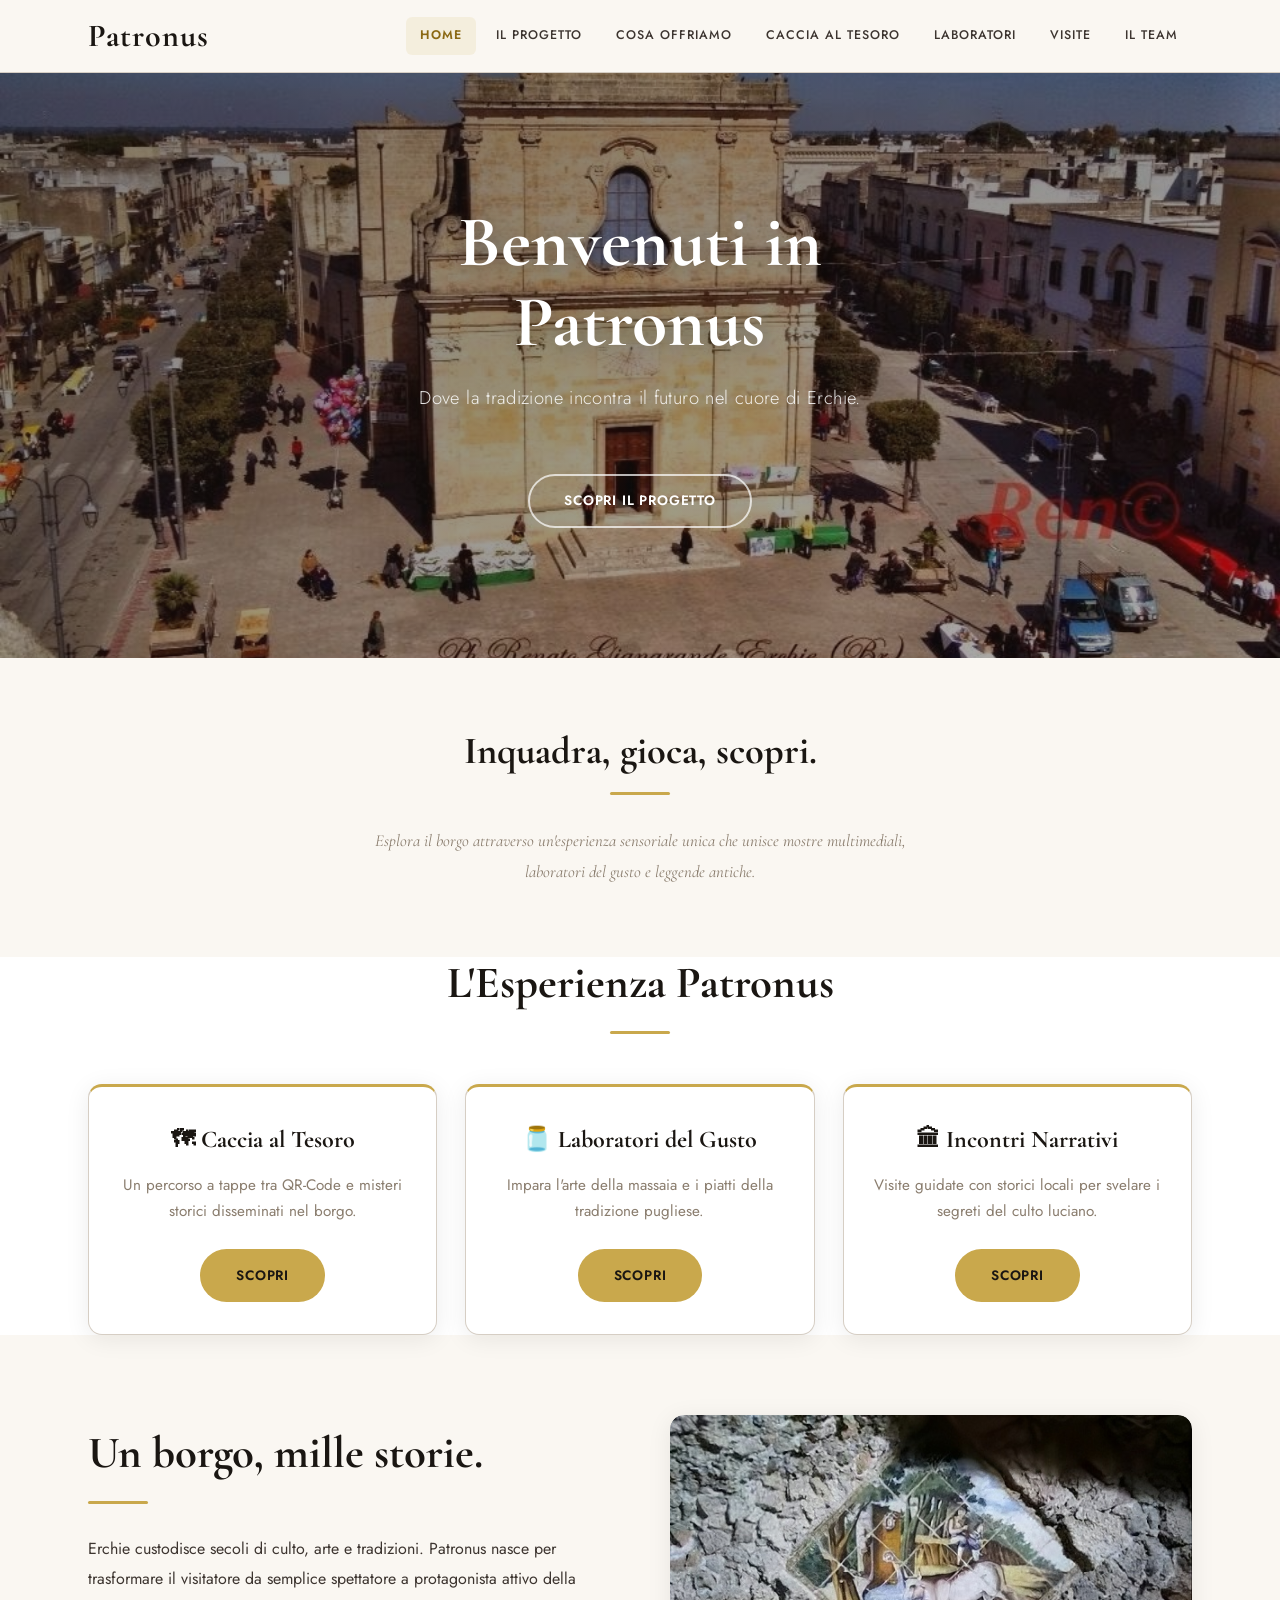
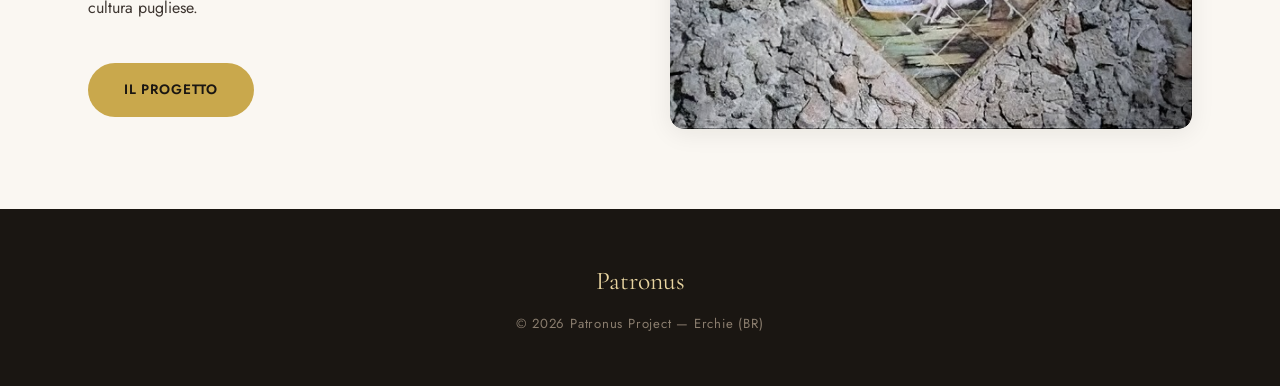
<file: index.html>
<!DOCTYPE html>
<html lang="it">
<head>
    <meta charset="UTF-8">
    <meta name="viewport" content="width=device-width, initial-scale=1.0">
    <title>Patronus | Erchie</title>
    <link rel="stylesheet" href="style.css">
</head>
<body>

    <!-- NAVIGAZIONE -->
    <nav>
        <div class="container navbar-flex">
            <a href="index.html" class="logo-container">
                <span class="logo-text">Patronus</span>
            </a>
            <ul class="nav-links">
                <li><a href="index.html" class="active">Home</a></li>
                <li><a href="progetto.html">Il Progetto</a></li>
                <li><a href="pilastri.html">Cosa Offriamo</a></li>
                <li><a href="caccia.html">Caccia al Tesoro</a></li>
                <li><a href="laboratori.html">Laboratori</a></li>
                <li><a href="visite.html">Visite</a></li>
                <li><a href="team.html">Il Team</a></li>
            </ul>
        </div>
    </nav>

    <!-- HERO -->
    <header class="hero-small" style="background-image: url('piazza.png');">
        <div class="container hero-content">
            <h1>Benvenuti in<br>Patronus</h1>
            <p>Dove la tradizione incontra il futuro nel cuore di Erchie.</p>
            <a href="progetto.html" class="btn btn-outline">Scopri il Progetto</a>
        </div>
    </header>

    <!-- INTRO STRIP -->
    <section class="intro-strip">
        <div class="container">
            <h2>Inquadra, gioca, scopri.</h2>
            <span class="gold-line"></span>
            <p>Esplora il borgo attraverso un'esperienza sensoriale unica che unisce mostre multimediali, laboratori del gusto e leggende antiche.</p>
        </div>
    </section>

    <!-- I TRE PILASTRI - ANTEPRIMA -->
    <section class="container">
        <div class="text-center" style="margin-bottom: 50px;">
            <h2>L'Esperienza Patronus</h2>
            <span class="gold-line"></span>
        </div>
        <div class="grid-3">
            <div class="card pillar-card">
                <h3>🗺 Caccia al Tesoro</h3>
                <p>Un percorso a tappe tra QR-Code e misteri storici disseminati nel borgo.</p>
                <a href="caccia.html" class="btn">Scopri</a>
            </div>
            <div class="card pillar-card">
                <h3>🫙 Laboratori del Gusto</h3>
                <p>Impara l'arte della massaia e i piatti della tradizione pugliese.</p>
                <a href="laboratori.html" class="btn">Scopri</a>
            </div>
            <div class="card pillar-card">
                <h3>🏛 Incontri Narrativi</h3>
                <p>Visite guidate con storici locali per svelare i segreti del culto luciano.</p>
                <a href="visite.html" class="btn">Scopri</a>
            </div>
        </div>
    </section>

    <!-- BANNER IMMAGINE -->
    <section class="section-alt">
        <div class="container">
            <div class="grid-2">
                <div>
                    <h2>Un borgo, mille storie.</h2>
                    <span class="gold-line gold-line-left"></span>
                    <p>Erchie custodisce secoli di culto, arte e tradizioni. Patronus nasce per trasformare il visitatore da semplice spettatore a protagonista attivo della cultura pugliese.</p>
                    <a href="progetto.html" class="btn">Il Progetto</a>
                </div>
                <div class="img-wrapper">
                    <img src="scale_altare.png" alt="Interno della chiesa di Erchie" class="img-fluid">
                </div>
            </div>
        </div>
    </section>

    <!-- FOOTER -->
    <footer>
        <div class="container text-center">
            <span class="logo-text-footer">Patronus</span>
            <p class="copyright">&copy; 2026 Patronus Project — Erchie (BR)</p>
        </div>
    </footer>

</body>
</html>
</file>
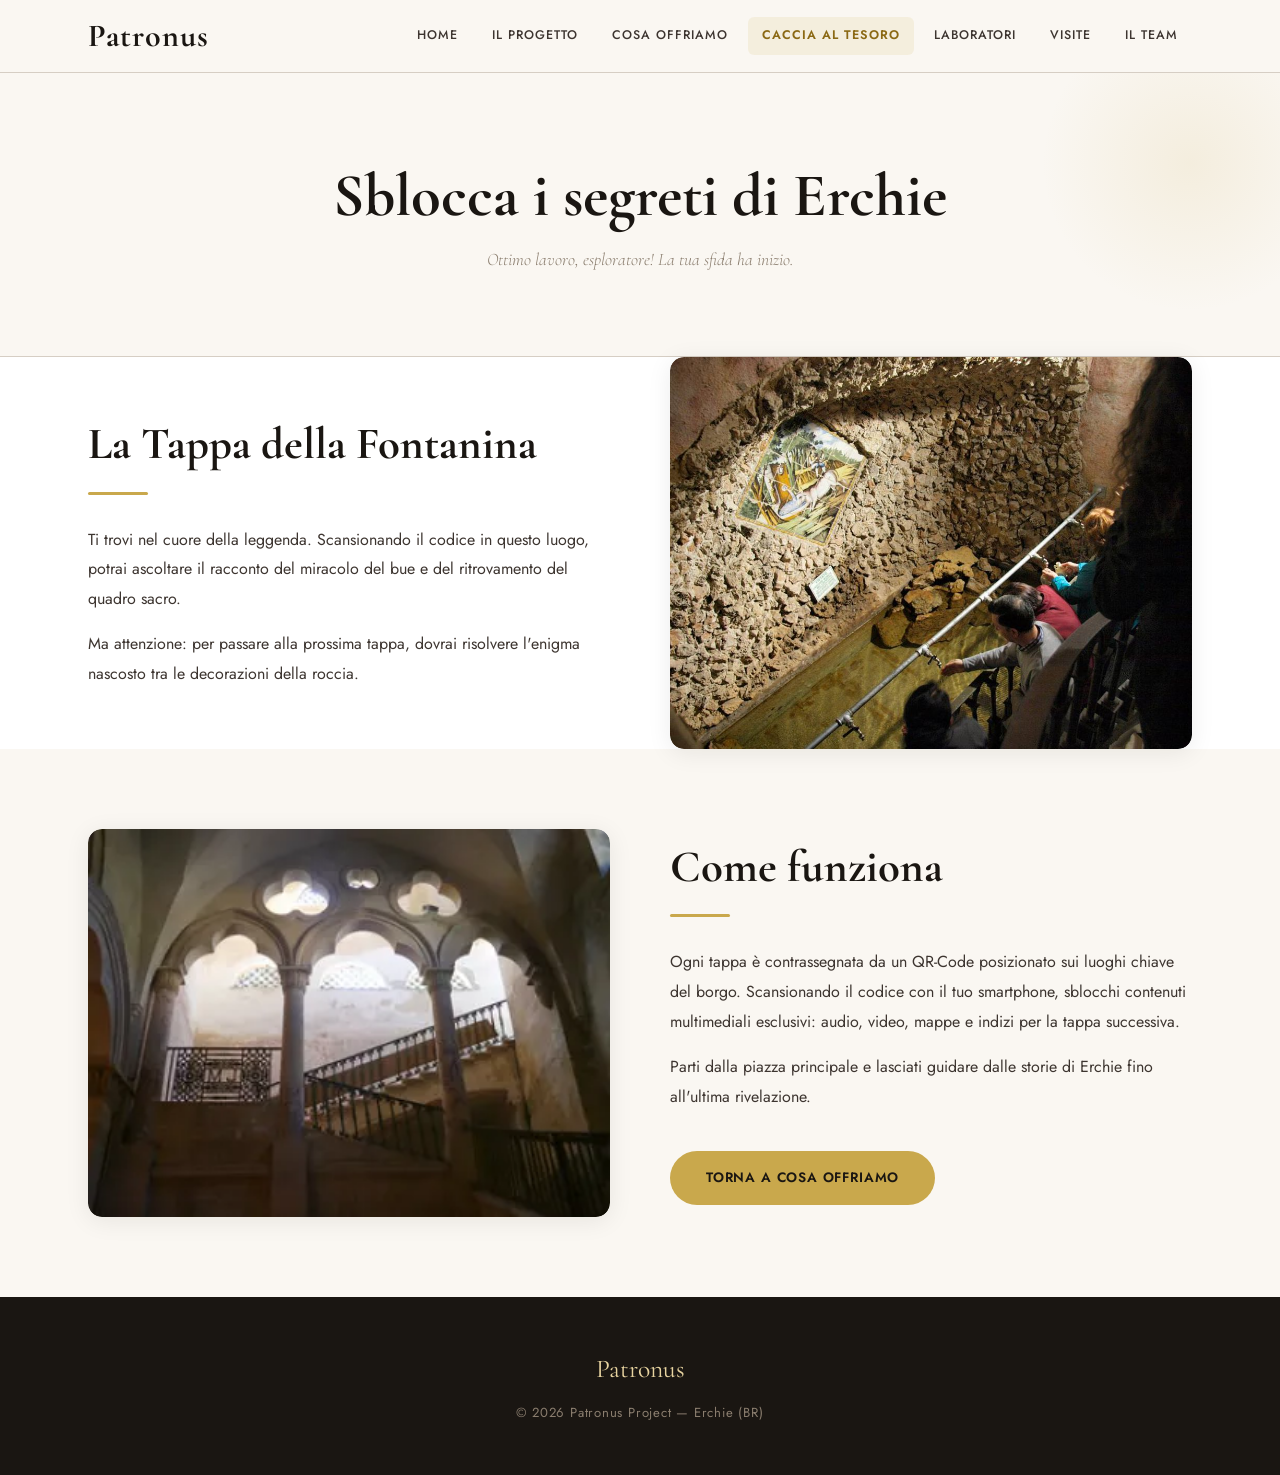
<file: caccia.html>
<!DOCTYPE html>
<html lang="it">
<head>
    <meta charset="UTF-8">
    <meta name="viewport" content="width=device-width, initial-scale=1.0">
    <title>Patronus | Caccia al Tesoro</title>
    <link rel="stylesheet" href="style.css">
</head>
<body>

    <nav>
        <div class="container navbar-flex">
            <a href="index.html" class="logo-container">
                <span class="logo-text">Patronus</span>
            </a>
            <ul class="nav-links">
                <li><a href="index.html">Home</a></li>
                <li><a href="progetto.html">Il Progetto</a></li>
                <li><a href="pilastri.html">Cosa Offriamo</a></li>
                <li><a href="caccia.html" class="active">Caccia al Tesoro</a></li>
                <li><a href="laboratori.html">Laboratori</a></li>
                <li><a href="visite.html">Visite</a></li>
                <li><a href="team.html">Il Team</a></li>
            </ul>
        </div>
    </nav>

    <section class="page-header text-center">
        <div class="container">
            <h1>Sblocca i segreti di Erchie</h1>
            <p>Ottimo lavoro, esploratore! La tua sfida ha inizio.</p>
        </div>
    </section>

    <section class="container">
        <div class="grid-2">
            <div>
                <h2>La Tappa della Fontanina</h2>
                <span class="gold-line gold-line-left"></span>
                <p>Ti trovi nel cuore della leggenda. Scansionando il codice in questo luogo, potrai ascoltare il racconto del miracolo del bue e del ritrovamento del quadro sacro.</p>
                <p>Ma attenzione: per passare alla prossima tappa, dovrai risolvere l'enigma nascosto tra le decorazioni della roccia.</p>
            </div>
            <div class="img-wrapper">
                <img src="maiolica.png" alt="La maiolica della Fontanina miracolosa" class="img-fluid">
            </div>
        </div>
    </section>

    <section class="section-alt">
        <div class="container">
            <div class="grid-2">
                <div class="img-wrapper">
                    <img src="scale_1.png" alt="Le scale storiche di Erchie" class="img-fluid">
                </div>
                <div>
                    <h2>Come funziona</h2>
                    <span class="gold-line gold-line-left"></span>
                    <p>Ogni tappa è contrassegnata da un QR-Code posizionato sui luoghi chiave del borgo. Scansionando il codice con il tuo smartphone, sblocchi contenuti multimediali esclusivi: audio, video, mappe e indizi per la tappa successiva.</p>
                    <p>Parti dalla piazza principale e lasciati guidare dalle storie di Erchie fino all'ultima rivelazione.</p>
                    <a href="pilastri.html" class="btn">Torna a Cosa Offriamo</a>
                </div>
            </div>
        </div>
    </section>

    <footer>
        <div class="container text-center">
            <span class="logo-text-footer">Patronus</span>
            <p class="copyright">&copy; 2026 Patronus Project — Erchie (BR)</p>
        </div>
    </footer>

</body>
</html>
</file>
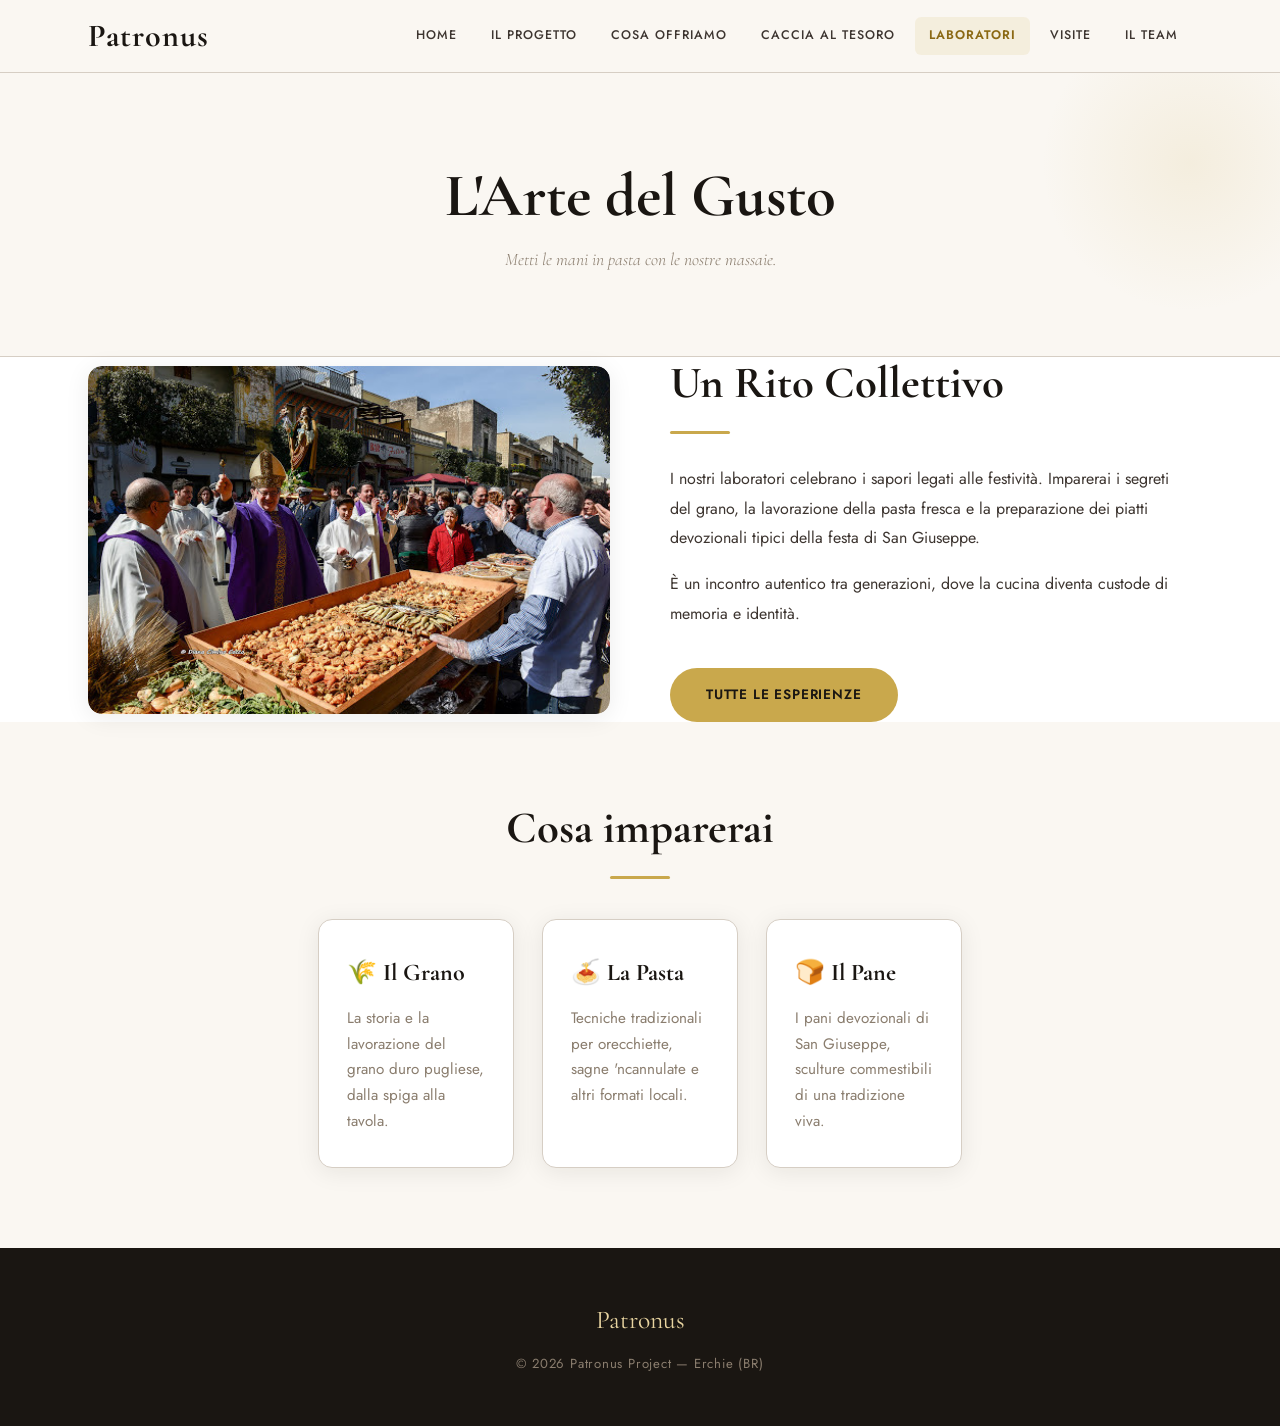
<file: laboratori.html>
<!DOCTYPE html>
<html lang="it">
<head>
    <meta charset="UTF-8">
    <meta name="viewport" content="width=device-width, initial-scale=1.0">
    <title>Patronus | Laboratori del Gusto</title>
    <link rel="stylesheet" href="style.css">
</head>
<body>

    <nav>
        <div class="container navbar-flex">
            <a href="index.html" class="logo-container">
                <span class="logo-text">Patronus</span>
            </a>
            <ul class="nav-links">
                <li><a href="index.html">Home</a></li>
                <li><a href="progetto.html">Il Progetto</a></li>
                <li><a href="pilastri.html">Cosa Offriamo</a></li>
                <li><a href="caccia.html">Caccia al Tesoro</a></li>
                <li><a href="laboratori.html" class="active">Laboratori</a></li>
                <li><a href="visite.html">Visite</a></li>
                <li><a href="team.html">Il Team</a></li>
            </ul>
        </div>
    </nav>

    <section class="page-header text-center">
        <div class="container">
            <h1>L'Arte del Gusto</h1>
            <p>Metti le mani in pasta con le nostre massaie.</p>
        </div>
    </section>

    <section class="container">
        <div class="grid-2">
            <div class="img-wrapper">
                <img src="festa.png" alt="La festa di San Giuseppe a Erchie" class="img-fluid">
            </div>
            <div>
                <h2>Un Rito Collettivo</h2>
                <span class="gold-line gold-line-left"></span>
                <p>I nostri laboratori celebrano i sapori legati alle festività. Imparerai i segreti del grano, la lavorazione della pasta fresca e la preparazione dei piatti devozionali tipici della festa di San Giuseppe.</p>
                <p>È un incontro autentico tra generazioni, dove la cucina diventa custode di memoria e identità.</p>
                <a href="pilastri.html" class="btn">Tutte le esperienze</a>
            </div>
        </div>
    </section>

    <section class="section-alt">
        <div class="container text-center" style="max-width: 700px; margin: 0 auto; padding: 0 28px;">
            <h2>Cosa imparerai</h2>
            <span class="gold-line"></span>
            <div class="grid-3" style="margin-top: 40px; text-align: left;">
                <div class="card">
                    <h3>🌾 Il Grano</h3>
                    <p>La storia e la lavorazione del grano duro pugliese, dalla spiga alla tavola.</p>
                </div>
                <div class="card">
                    <h3>🍝 La Pasta</h3>
                    <p>Tecniche tradizionali per orecchiette, sagne 'ncannulate e altri formati locali.</p>
                </div>
                <div class="card">
                    <h3>🍞 Il Pane</h3>
                    <p>I pani devozionali di San Giuseppe, sculture commestibili di una tradizione viva.</p>
                </div>
            </div>
        </div>
    </section>

    <footer>
        <div class="container text-center">
            <span class="logo-text-footer">Patronus</span>
            <p class="copyright">&copy; 2026 Patronus Project — Erchie (BR)</p>
        </div>
    </footer>

</body>
</html>
</file>
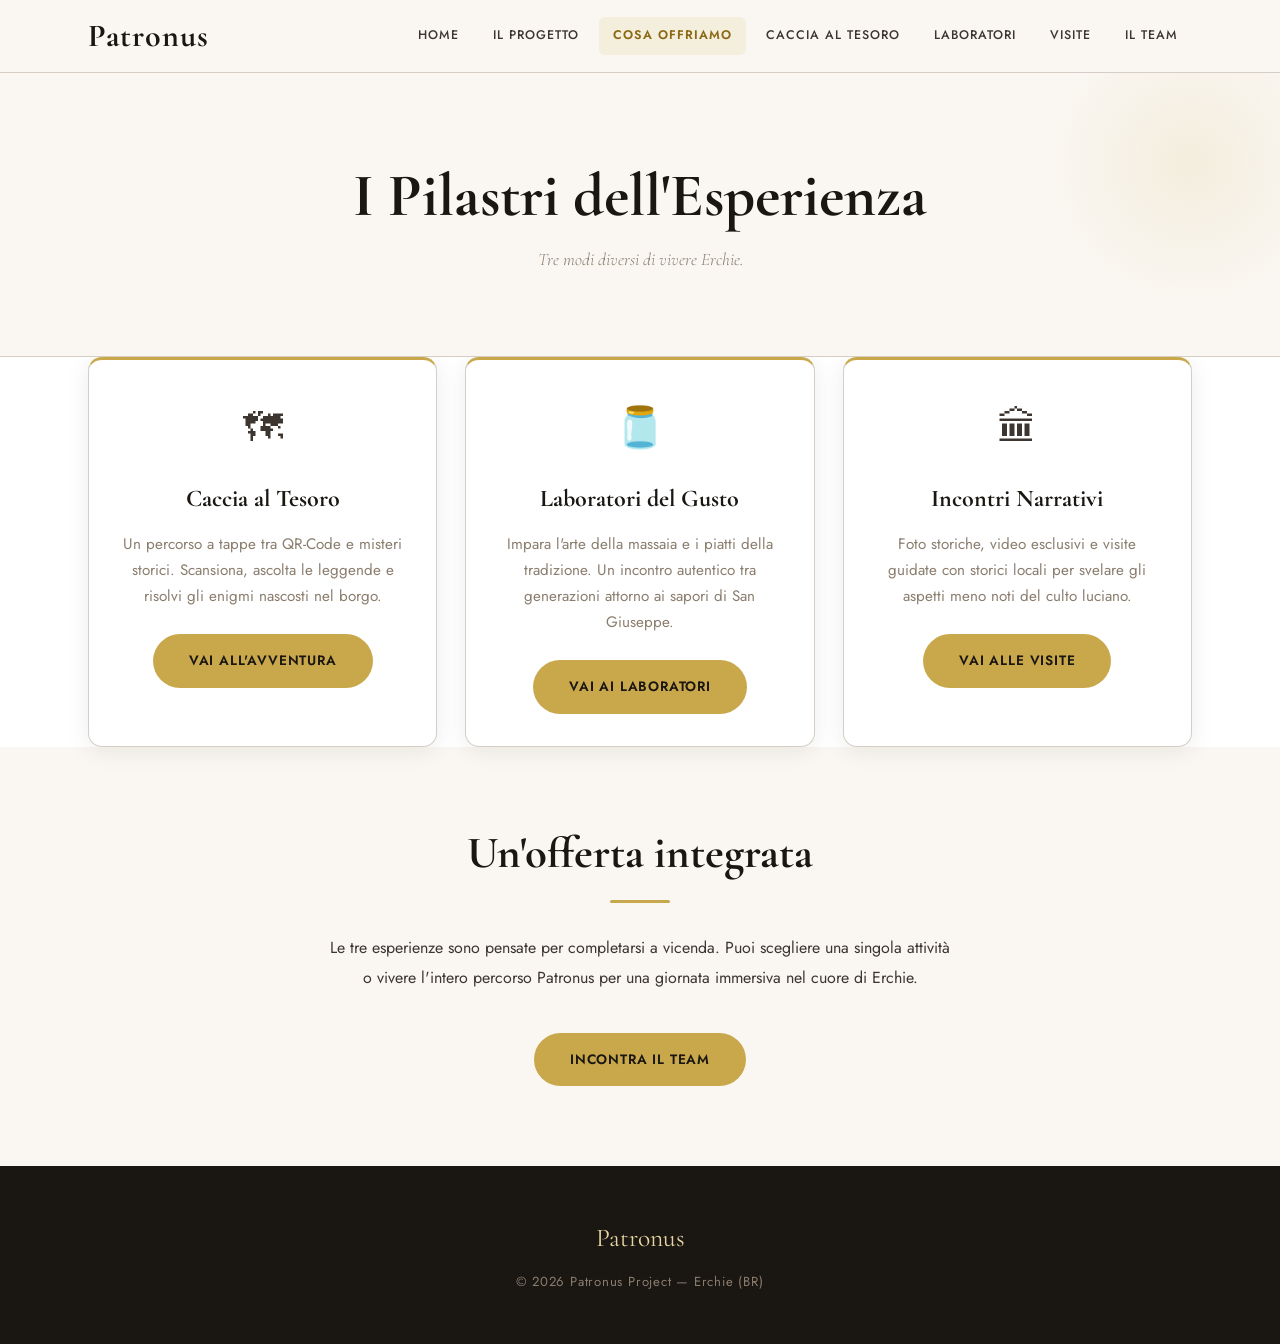
<file: pilastri.html>
<!DOCTYPE html>
<html lang="it">
<head>
    <meta charset="UTF-8">
    <meta name="viewport" content="width=device-width, initial-scale=1.0">
    <title>Patronus | Cosa Offriamo</title>
    <link rel="stylesheet" href="style.css">
</head>
<body>

    <nav>
        <div class="container navbar-flex">
            <a href="index.html" class="logo-container">
                <span class="logo-text">Patronus</span>
            </a>
            <ul class="nav-links">
                <li><a href="index.html">Home</a></li>
                <li><a href="progetto.html">Il Progetto</a></li>
                <li><a href="pilastri.html" class="active">Cosa Offriamo</a></li>
                <li><a href="caccia.html">Caccia al Tesoro</a></li>
                <li><a href="laboratori.html">Laboratori</a></li>
                <li><a href="visite.html">Visite</a></li>
                <li><a href="team.html">Il Team</a></li>
            </ul>
        </div>
    </nav>

    <section class="page-header text-center">
        <div class="container">
            <h1>I Pilastri dell'Esperienza</h1>
            <p>Tre modi diversi di vivere Erchie.</p>
        </div>
    </section>

    <section class="container">
        <div class="grid-3">
            <div class="card pillar-card">
                <div style="font-size:2.5rem; margin-bottom: 16px;">🗺</div>
                <h3>Caccia al Tesoro</h3>
                <p>Un percorso a tappe tra QR-Code e misteri storici. Scansiona, ascolta le leggende e risolvi gli enigmi nascosti nel borgo.</p>
                <a href="caccia.html" class="btn">Vai all'avventura</a>
            </div>
            <div class="card pillar-card">
                <div style="font-size:2.5rem; margin-bottom: 16px;">🫙</div>
                <h3>Laboratori del Gusto</h3>
                <p>Impara l'arte della massaia e i piatti della tradizione. Un incontro autentico tra generazioni attorno ai sapori di San Giuseppe.</p>
                <a href="laboratori.html" class="btn">Vai ai laboratori</a>
            </div>
            <div class="card pillar-card">
                <div style="font-size:2.5rem; margin-bottom: 16px;">🏛</div>
                <h3>Incontri Narrativi</h3>
                <p>Foto storiche, video esclusivi e visite guidate con storici locali per svelare gli aspetti meno noti del culto luciano.</p>
                <a href="visite.html" class="btn">Vai alle visite</a>
            </div>
        </div>
    </section>

    <section class="section-alt">
        <div class="container text-center" style="max-width: 680px; margin: 0 auto; padding: 0 28px;">
            <h2>Un'offerta integrata</h2>
            <span class="gold-line"></span>
            <p>Le tre esperienze sono pensate per completarsi a vicenda. Puoi scegliere una singola attività o vivere l'intero percorso Patronus per una giornata immersiva nel cuore di Erchie.</p>
            <a href="team.html" class="btn">Incontra il team</a>
        </div>
    </section>

    <footer>
        <div class="container text-center">
            <span class="logo-text-footer">Patronus</span>
            <p class="copyright">&copy; 2026 Patronus Project — Erchie (BR)</p>
        </div>
    </footer>

</body>
</html>
</file>
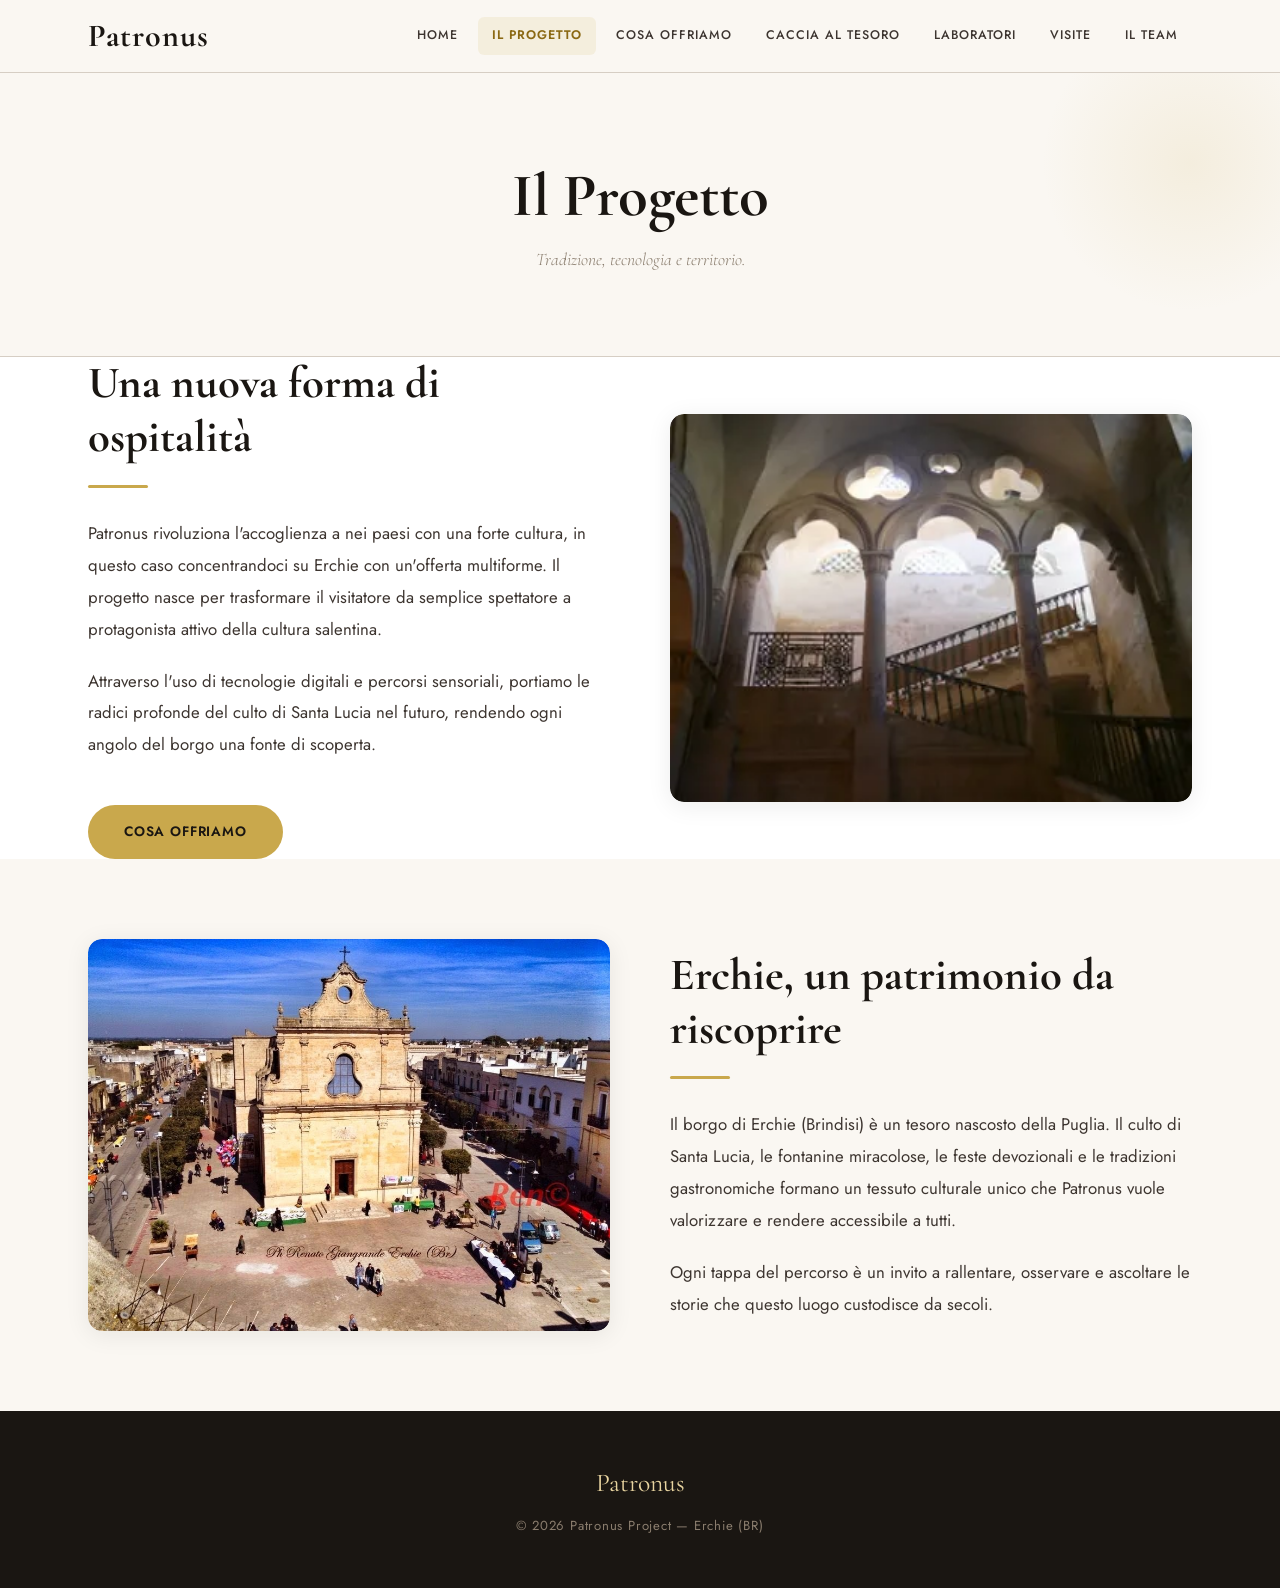
<file: progetto.html>
<!DOCTYPE html>
<html lang="it">
<head>
    <meta charset="UTF-8">
    <meta name="viewport" content="width=device-width, initial-scale=1.0">
    <title>Patronus | Il Progetto</title>
    <link rel="stylesheet" href="style.css">
</head>
<body>

    <nav>
        <div class="container navbar-flex">
            <a href="index.html" class="logo-container">
                <span class="logo-text">Patronus</span>
            </a>
            <ul class="nav-links">
                <li><a href="index.html">Home</a></li>
                <li><a href="progetto.html" class="active">Il Progetto</a></li>
                <li><a href="pilastri.html">Cosa Offriamo</a></li>
                <li><a href="caccia.html">Caccia al Tesoro</a></li>
                <li><a href="laboratori.html">Laboratori</a></li>
                <li><a href="visite.html">Visite</a></li>
                <li><a href="team.html">Il Team</a></li>
            </ul>
        </div>
    </nav>

    <section class="page-header text-center">
        <div class="container">
            <h1>Il Progetto</h1>
            <p>Tradizione, tecnologia e territorio.</p>
        </div>
    </section>

    <section class="container content-page">
        <div class="grid-2">
            <div>
                <h2>Una nuova forma di ospitalità</h2>
                <span class="gold-line gold-line-left"></span>
                <p>Patronus rivoluziona l'accoglienza a nei paesi con una forte cultura, in questo caso concentrandoci su Erchie con un'offerta multiforme. Il progetto nasce per trasformare il visitatore da semplice spettatore a protagonista attivo della cultura salentina.</p>
                <p>Attraverso l'uso di tecnologie digitali e percorsi sensoriali, portiamo le radici profonde del culto di Santa Lucia nel futuro, rendendo ogni angolo del borgo una fonte di scoperta.</p>
                <a href="pilastri.html" class="btn">Cosa Offriamo</a>
            </div>
            <div class="img-wrapper">
                <img src="scale_1.png" alt="Scalinata storica di Erchie" class="img-fluid">
            </div>
        </div>
    </section>

    <section class="section-alt">
        <div class="container content-page">
            <div class="grid-2">
                <div class="img-wrapper">
                    <img src="piazza.png" alt="La piazza di Erchie" class="img-fluid">
                </div>
                <div>
                    <h2>Erchie, un patrimonio da riscoprire</h2>
                    <span class="gold-line gold-line-left"></span>
                    <p>Il borgo di Erchie (Brindisi) è un tesoro nascosto della Puglia. Il culto di Santa Lucia, le fontanine miracolose, le feste devozionali e le tradizioni gastronomiche formano un tessuto culturale unico che Patronus vuole valorizzare e rendere accessibile a tutti.</p>
                    <p>Ogni tappa del percorso è un invito a rallentare, osservare e ascoltare le storie che questo luogo custodisce da secoli.</p>
                </div>
            </div>
        </div>
    </section>

    <footer>
        <div class="container text-center">
            <span class="logo-text-footer">Patronus</span>
            <p class="copyright">&copy; 2026 Patronus Project — Erchie (BR)</p>
        </div>
    </footer>

</body>
</html>
</file>
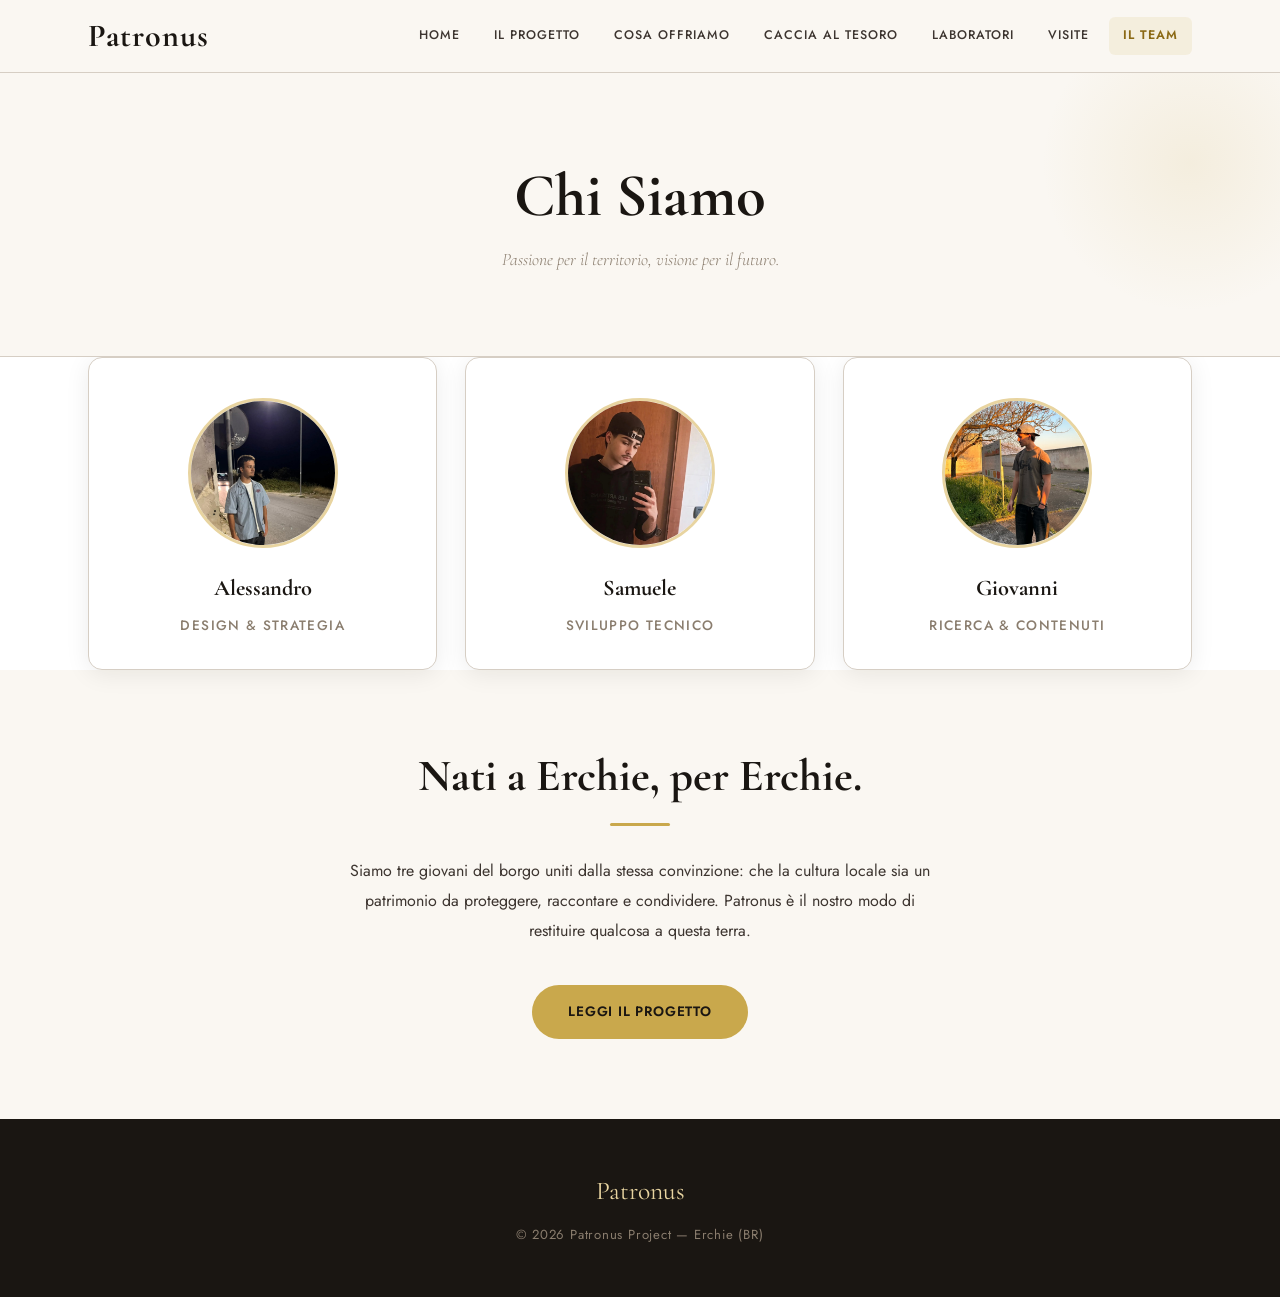
<file: team.html>
<!DOCTYPE html>
<html lang="it">
<head>
    <meta charset="UTF-8">
    <meta name="viewport" content="width=device-width, initial-scale=1.0">
    <title>Patronus | Il Team</title>
    <link rel="stylesheet" href="style.css">
</head>
<body>

    <nav>
        <div class="container navbar-flex">
            <a href="index.html" class="logo-container">
                <span class="logo-text">Patronus</span>
            </a>
            <ul class="nav-links">
                <li><a href="index.html">Home</a></li>
                <li><a href="progetto.html">Il Progetto</a></li>
                <li><a href="pilastri.html">Cosa Offriamo</a></li>
                <li><a href="caccia.html">Caccia al Tesoro</a></li>
                <li><a href="laboratori.html">Laboratori</a></li>
                <li><a href="visite.html">Visite</a></li>
                <li><a href="team.html" class="active">Il Team</a></li>
            </ul>
        </div>
    </nav>

    <section class="page-header text-center">
        <div class="container">
            <h1>Chi Siamo</h1>
            <p>Passione per il territorio, visione per il futuro.</p>
        </div>
    </section>

    <section class="container">
        <div class="grid-3">
            <div class="card team-card">
                <img src="team_1.png" alt="Alessandro">
                <h3>Alessandro</h3>
                <p>Design &amp; Strategia</p>
            </div>
            <div class="card team-card">
                <img src="team_2.png" alt="Giovanni">
                <h3>Samuele</h3>
                <p>Sviluppo Tecnico</p>
            </div>
            <div class="card team-card">
                <img src="team_3.png" alt="Samuele">
                <h3>Giovanni</h3>
                <p>Ricerca &amp; Contenuti</p>
            </div>
        </div>
    </section>

    <section class="section-alt">
        <div class="container text-center" style="max-width: 640px; margin: 0 auto; padding: 0 28px;">
            <h2>Nati a Erchie, per Erchie.</h2>
            <span class="gold-line"></span>
            <p>Siamo tre giovani del borgo uniti dalla stessa convinzione: che la cultura locale sia un patrimonio da proteggere, raccontare e condividere. Patronus è il nostro modo di restituire qualcosa a questa terra.</p>
            <a href="progetto.html" class="btn">Leggi il Progetto</a>
        </div>
    </section>

    <footer>
        <div class="container text-center">
            <span class="logo-text-footer">Patronus</span>
            <p class="copyright">&copy; 2026 Patronus Project — Erchie (BR)</p>
        </div>
    </footer>

</body>
</html>
</file>
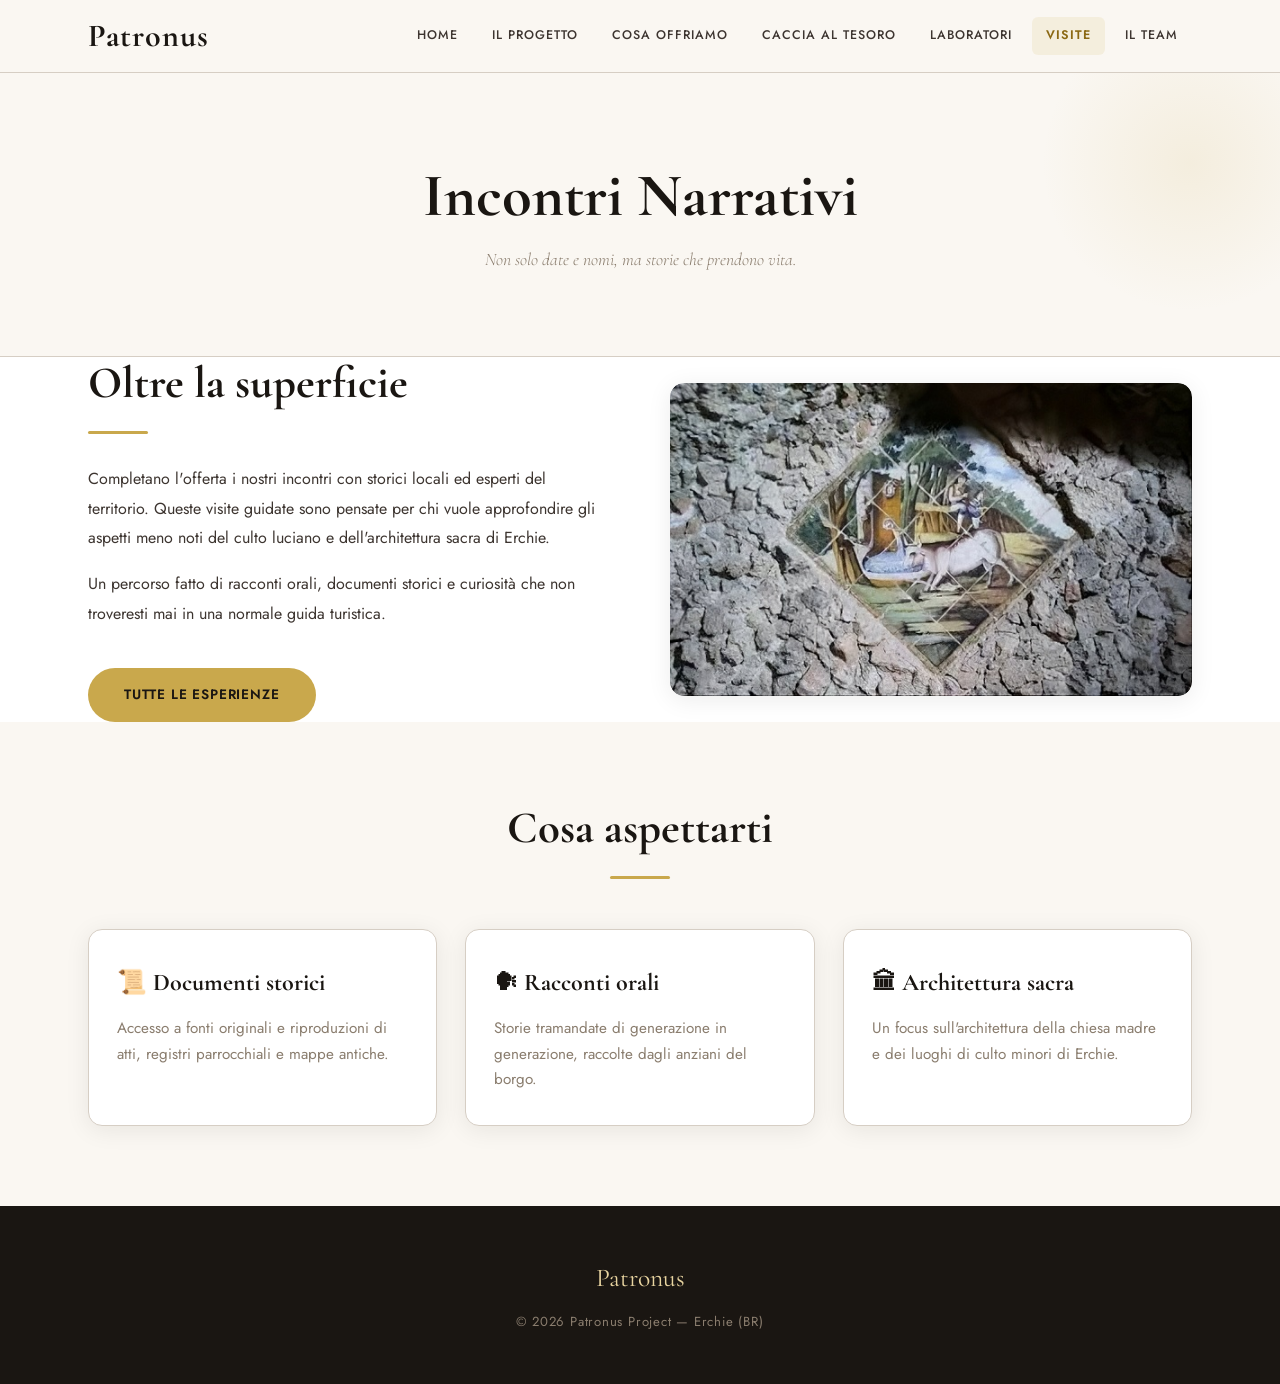
<file: visite.html>
<!DOCTYPE html>
<html lang="it">
<head>
    <meta charset="UTF-8">
    <meta name="viewport" content="width=device-width, initial-scale=1.0">
    <title>Patronus | Incontri Narrativi</title>
    <link rel="stylesheet" href="style.css">
</head>
<body>

    <nav>
        <div class="container navbar-flex">
            <a href="index.html" class="logo-container">
                <span class="logo-text">Patronus</span>
            </a>
            <ul class="nav-links">
                <li><a href="index.html">Home</a></li>
                <li><a href="progetto.html">Il Progetto</a></li>
                <li><a href="pilastri.html">Cosa Offriamo</a></li>
                <li><a href="caccia.html">Caccia al Tesoro</a></li>
                <li><a href="laboratori.html">Laboratori</a></li>
                <li><a href="visite.html" class="active">Visite</a></li>
                <li><a href="team.html">Il Team</a></li>
            </ul>
        </div>
    </nav>

    <section class="page-header text-center">
        <div class="container">
            <h1>Incontri Narrativi</h1>
            <p>Non solo date e nomi, ma storie che prendono vita.</p>
        </div>
    </section>

    <section class="container">
        <div class="grid-2">
            <div>
                <h2>Oltre la superficie</h2>
                <span class="gold-line gold-line-left"></span>
                <p>Completano l'offerta i nostri incontri con storici locali ed esperti del territorio. Queste visite guidate sono pensate per chi vuole approfondire gli aspetti meno noti del culto luciano e dell'architettura sacra di Erchie.</p>
                <p>Un percorso fatto di racconti orali, documenti storici e curiosità che non troveresti mai in una normale guida turistica.</p>
                <a href="pilastri.html" class="btn">Tutte le esperienze</a>
            </div>
            <div class="img-wrapper">
                <img src="scale_altare.png" alt="L'interno della chiesa — architettura sacra di Erchie" class="img-fluid">
            </div>
        </div>
    </section>

    <section class="section-alt">
        <div class="container">
            <div class="text-center" style="margin-bottom: 50px;">
                <h2>Cosa aspettarti</h2>
                <span class="gold-line"></span>
            </div>
            <div class="grid-3">
                <div class="card">
                    <h3>📜 Documenti storici</h3>
                    <p>Accesso a fonti originali e riproduzioni di atti, registri parrocchiali e mappe antiche.</p>
                </div>
                <div class="card">
                    <h3>🗣 Racconti orali</h3>
                    <p>Storie tramandate di generazione in generazione, raccolte dagli anziani del borgo.</p>
                </div>
                <div class="card">
                    <h3>🏛 Architettura sacra</h3>
                    <p>Un focus sull'architettura della chiesa madre e dei luoghi di culto minori di Erchie.</p>
                </div>
            </div>
        </div>
    </section>

    <footer>
        <div class="container text-center">
            <span class="logo-text-footer">Patronus</span>
            <p class="copyright">&copy; 2026 Patronus Project — Erchie (BR)</p>
        </div>
    </footer>

</body>
</html>
</file>
<file: style.css>
/* ============================================
   PATRONUS — Design System
   Tema: Puglia Heritage · Raffinato & Autentico
   ============================================ */

@import url('https://fonts.googleapis.com/css2?family=Cormorant+Garamond:ital,wght@0,400;0,600;0,700;1,400;1,600&family=Jost:wght@300;400;500;600&display=swap');

:root {
    --gold:       #c9a84c;
    --gold-light: #e8d4a0;
    --gold-dark:  #8b6914;
    --cream:      #faf7f2;
    --ink:        #1a1612;
    --ink-soft:   #3d3530;
    --stone:      #8a7d6e;
    --stone-light:#d6cec4;
    --terracotta: #b5502a;
    --bg:         #ffffff;

    --font-display: 'Cormorant Garamond', Georgia, serif;
    --font-body:    'Jost', sans-serif;

    --radius-sm: 6px;
    --radius-md: 14px;
    --radius-lg: 28px;

    --shadow-card: 0 4px 24px rgba(26,22,18,0.08);
    --shadow-hover: 0 16px 48px rgba(26,22,18,0.14);

    --transition: 0.35s cubic-bezier(0.4, 0, 0.2, 1);
}

/* ============================================ RESET */
*, *::before, *::after { margin: 0; padding: 0; box-sizing: border-box; }

html { scroll-behavior: smooth; }

body {
    font-family: var(--font-body);
    color: var(--ink-soft);
    background: var(--bg);
    line-height: 1.75;
    font-weight: 400;
    font-size: 16px;
    -webkit-font-smoothing: antialiased;
}

/* ============================================ UTILITY */
.container {
    max-width: 1160px;
    margin: 0 auto;
    padding: 0 28px;
}

.text-center { text-align: center; }

.img-fluid {
    width: 100%;
    height: 100%;
    object-fit: cover;
    display: block;
    border-radius: var(--radius-md);
}

/* ============================================ NAVIGAZIONE */
nav {
    background: rgba(250,247,242,0.95);
    backdrop-filter: blur(12px);
    -webkit-backdrop-filter: blur(12px);
    padding: 0;
    border-bottom: 1px solid var(--stone-light);
    position: sticky;
    top: 0;
    z-index: 1000;
}

.navbar-flex {
    display: flex;
    justify-content: space-between;
    align-items: center;
    height: 72px;
}

.logo-container {
    display: flex;
    align-items: center;
    gap: 12px;
    text-decoration: none;
}

.nav-logo {
    height: 48px;
    width: auto;
}

.logo-text,
.logo {
    font-family: var(--font-display);
    font-size: 2rem;
    font-weight: 700;
    color: var(--ink);
    letter-spacing: 0.03em;
    text-decoration: none;
}

.nav-links {
    list-style: none;
    display: flex;
    align-items: center;
    gap: 6px;
}

.nav-links li a {
    text-decoration: none;
    color: var(--ink-soft);
    font-size: 0.78rem;
    font-weight: 500;
    letter-spacing: 0.08em;
    text-transform: uppercase;
    padding: 8px 14px;
    border-radius: var(--radius-sm);
    transition: var(--transition);
    display: block;
}

.nav-links li a:hover {
    color: var(--gold-dark);
    background: rgba(201,168,76,0.08);
}

.nav-links li a.active {
    color: var(--gold-dark);
    font-weight: 600;
    background: rgba(201,168,76,0.12);
}

/* ============================================ HERO */
.hero-small {
    min-height: 65vh;
    background-size: cover;
    background-position: center;
    display: flex;
    align-items: center;
    justify-content: center;
    color: #fff;
    text-align: center;
    position: relative;
    overflow: hidden;
}

.hero-small::after {
    content: '';
    position: absolute;
    inset: 0;
    background: linear-gradient(160deg, rgba(26,22,18,0.55) 0%, rgba(26,22,18,0.35) 100%);
}

.hero-content {
    position: relative;
    z-index: 2;
    max-width: 720px;
    animation: fadeUp 0.9s ease both;
}

.hero-content h1 {
    font-family: var(--font-display);
    font-size: clamp(2.6rem, 6vw, 4.5rem);
    font-weight: 700;
    color: #fff;
    line-height: 1.1;
    margin-bottom: 20px;
    text-shadow: 0 2px 20px rgba(0,0,0,0.3);
}

.hero-content p {
    font-size: 1.15rem;
    color: rgba(255,255,255,0.88);
    margin-bottom: 36px;
    font-weight: 300;
    letter-spacing: 0.02em;
}

/* ============================================ PAGE HEADER */
.page-header {
    background: var(--cream);
    padding: 90px 0 80px;
    border-bottom: 1px solid var(--stone-light);
    margin-bottom: 0;
    position: relative;
    overflow: hidden;
}

.page-header::before {
    content: '';
    position: absolute;
    top: -60px;
    right: -60px;
    width: 300px;
    height: 300px;
    border-radius: 50%;
    background: radial-gradient(circle, rgba(201,168,76,0.12) 0%, transparent 70%);
    pointer-events: none;
}

.page-header h1 {
    font-family: var(--font-display);
    font-size: clamp(2.2rem, 5vw, 3.8rem);
    color: var(--ink);
    margin-bottom: 14px;
    line-height: 1.1;
}

.page-header p {
    font-size: 1.1rem;
    color: var(--stone);
    font-weight: 300;
    font-style: italic;
    font-family: var(--font-display);
}

/* ============================================ SEZIONI */
section {
    padding: 80px 0;
}

section h2 {
    font-family: var(--font-display);
    font-size: clamp(1.8rem, 3.5vw, 2.8rem);
    color: var(--ink);
    margin-bottom: 20px;
    line-height: 1.2;
}

section p {
    color: var(--ink-soft);
    font-size: 1rem;
    line-height: 1.85;
    margin-bottom: 16px;
}

section p:last-child { margin-bottom: 0; }

/* ============================================ GRIGLIE */
.grid-2 {
    display: grid;
    grid-template-columns: 1fr 1fr;
    gap: 60px;
    align-items: center;
}

.grid-3 {
    display: grid;
    grid-template-columns: repeat(3, 1fr);
    gap: 28px;
}

/* ============================================ CARDS */
.card {
    background: var(--bg);
    padding: 32px 28px;
    border-radius: var(--radius-md);
    border: 1px solid var(--stone-light);
    transition: var(--transition);
    box-shadow: var(--shadow-card);
}

.card:hover {
    transform: translateY(-8px);
    box-shadow: var(--shadow-hover);
    border-color: var(--gold-light);
}

.card h3 {
    font-family: var(--font-display);
    font-size: 1.5rem;
    color: var(--ink);
    margin-bottom: 12px;
}

.card p {
    color: var(--stone);
    font-size: 0.95rem;
    line-height: 1.7;
    margin-bottom: 0;
}

.card img {
    width: 100%;
    height: 200px;
    object-fit: cover;
    border-radius: var(--radius-sm);
    margin-bottom: 20px;
}

/* Card Team */
.team-card {
    text-align: center;
    padding: 40px 24px 32px;
}

.team-card img {
    width: 150px;
    height: 150px;
    border-radius: 50%;
    object-fit: cover;
    object-position: center top;
    margin: 0 auto 20px;
    border: 3px solid var(--gold-light);
    display: block;
}

.team-card h3 {
    font-size: 1.4rem;
    margin-bottom: 6px;
}

.team-card p {
    color: var(--stone);
    font-size: 0.85rem;
    text-transform: uppercase;
    letter-spacing: 0.1em;
    font-weight: 500;
}

/* Card Pilastri — con accento */
.pillar-card {
    border-top: 3px solid var(--gold);
    text-align: center;
}

/* ============================================ BOTTONI */
.btn {
    display: inline-block;
    padding: 13px 34px;
    background: var(--gold);
    color: var(--ink);
    text-decoration: none;
    border-radius: 50px;
    font-weight: 600;
    font-size: 0.85rem;
    letter-spacing: 0.06em;
    text-transform: uppercase;
    margin-top: 24px;
    transition: var(--transition);
    border: 2px solid transparent;
}

.btn:hover {
    background: transparent;
    border-color: var(--gold);
    color: var(--gold-dark);
    transform: translateY(-2px);
}

.btn-outline {
    background: transparent;
    border: 2px solid rgba(255,255,255,0.7);
    color: #fff;
}

.btn-outline:hover {
    background: #fff;
    border-color: #fff;
    color: var(--ink);
}

/* ============================================ DECORATIVE DIVIDER */
.divider {
    display: flex;
    align-items: center;
    gap: 20px;
    margin: 10px auto 50px;
    max-width: 220px;
}

.divider::before,
.divider::after {
    content: '';
    flex: 1;
    height: 1px;
    background: var(--gold-light);
}

.divider-icon {
    color: var(--gold);
    font-size: 1.2rem;
}

/* ============================================ HOME INTRO STRIP */
.intro-strip {
    background: var(--cream);
    padding: 70px 0;
    text-align: center;
}

.intro-strip h2 {
    font-family: var(--font-display);
    font-size: clamp(1.8rem, 3vw, 2.6rem);
    color: var(--ink);
    margin-bottom: 16px;
}

.intro-strip p {
    max-width: 580px;
    margin: 0 auto;
    color: var(--stone);
    font-size: 1.05rem;
    font-family: var(--font-display);
    font-style: italic;
}

/* ============================================ CONTENT PAGE */
.content-page p {
    font-size: 1.05rem;
    line-height: 1.9;
    color: var(--ink-soft);
    margin-bottom: 20px;
}

/* ============================================ GOLD LINE */
.gold-line {
    display: block;
    width: 60px;
    height: 3px;
    background: var(--gold);
    margin: 18px auto 30px;
    border-radius: 2px;
}

.gold-line-left {
    margin-left: 0;
}

/* ============================================ FOOTER */
footer {
    padding: 50px 0;
    background: var(--ink);
    border-top: none;
    margin-top: 0;
}

footer p {
    color: var(--stone);
    font-size: 0.82rem;
    letter-spacing: 0.06em;
}

footer .logo-text-footer {
    font-family: var(--font-display);
    font-size: 1.6rem;
    color: var(--gold-light);
    display: block;
    margin-bottom: 10px;
}

/* ============================================ ANIMAZIONI */
@keyframes fadeUp {
    from { opacity: 0; transform: translateY(30px); }
    to   { opacity: 1; transform: translateY(0); }
}

.fade-up {
    animation: fadeUp 0.7s ease both;
}

/* ============================================ IMMAGINI HERO con overlay sfumato */
.img-wrapper {
    position: relative;
    border-radius: var(--radius-md);
    overflow: hidden;
    box-shadow: var(--shadow-card);
}

.img-wrapper img {
    border-radius: var(--radius-md);
    transition: transform 0.6s ease;
}

.img-wrapper:hover img {
    transform: scale(1.03);
}

/* ============================================ SEZIONE ALTERNATA */
.section-alt {
    background: var(--cream);
}

/* ============================================ RESPONSIVE */
@media (max-width: 900px) {
    .grid-2 { grid-template-columns: 1fr; gap: 40px; }
    .grid-3 { grid-template-columns: 1fr 1fr; }
}

@media (max-width: 640px) {
    .grid-3 { grid-template-columns: 1fr; }

    .nav-links { display: none; }

    .hero-small { min-height: 55vh; }

    .page-header { padding: 60px 0; }

    section { padding: 60px 0; }
}
</file>
